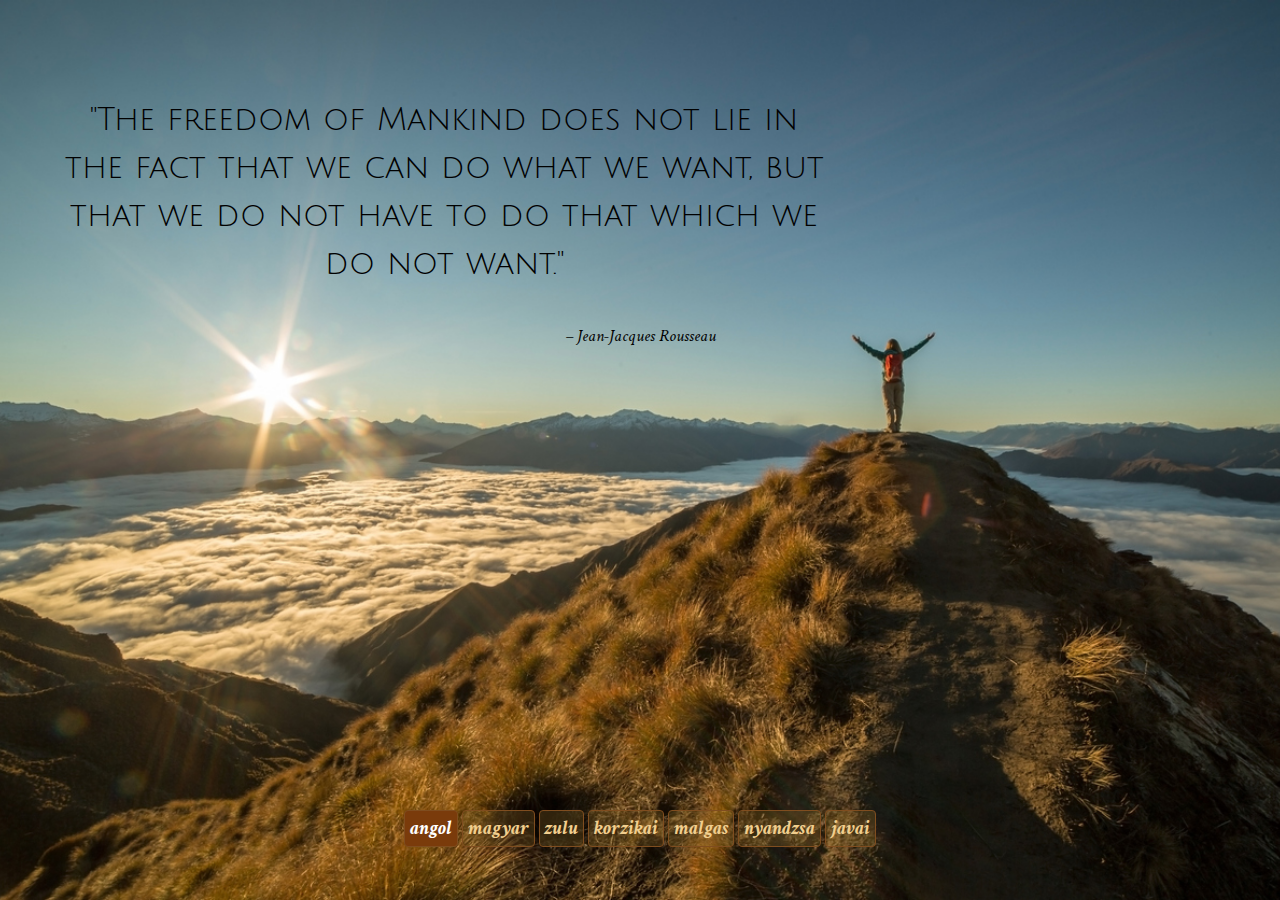
<file: index.html>
<!DOCTYPE html>
<html lang="hu">
  <head>
    <meta charset="utf-8">
    <meta name="viewport" content="width=device-width initial-scale=1">
    <link rel="stylesheet" type="text/css" href="main.css">
    <link href="https://fonts.googleapis.com/css?family=Crimson+Text%7CJulius+Sans+One" rel="stylesheet">
    <title>Freedom</title>
  </head>
  <body>
    <header class="cover">
      <div class="wrapper">
        <p class="quote">"The freedom of Mankind does not lie in the fact that we can do what we want, but that we do not have to do that which we do not want."</p>
        <p class="author"><small>– Jean-Jacques Rousseau</small></p>
        <div class="section">          
          <a class="active btn" href="index.html" target="_blank">angol</a>
          <a href="magyar.html" class="btn" target="_blank">magyar</a>
          <a href="zulu.html" class="btn" target="_blank">zulu</a>
          <a href="korzikai.html" class="btn" target="_blank">korzikai</a>
          <a href="malgas.html" class="btn" target="_blank">malgas</a>
          <a href="nyandzsa.html" class="btn" target="_blank">nyandzsa</a>
          <a href="javai.html" class="btn" target="_blank">javai</a>                    
        </div>
      </div>     
    </header>
  </body>
</html>
</file>
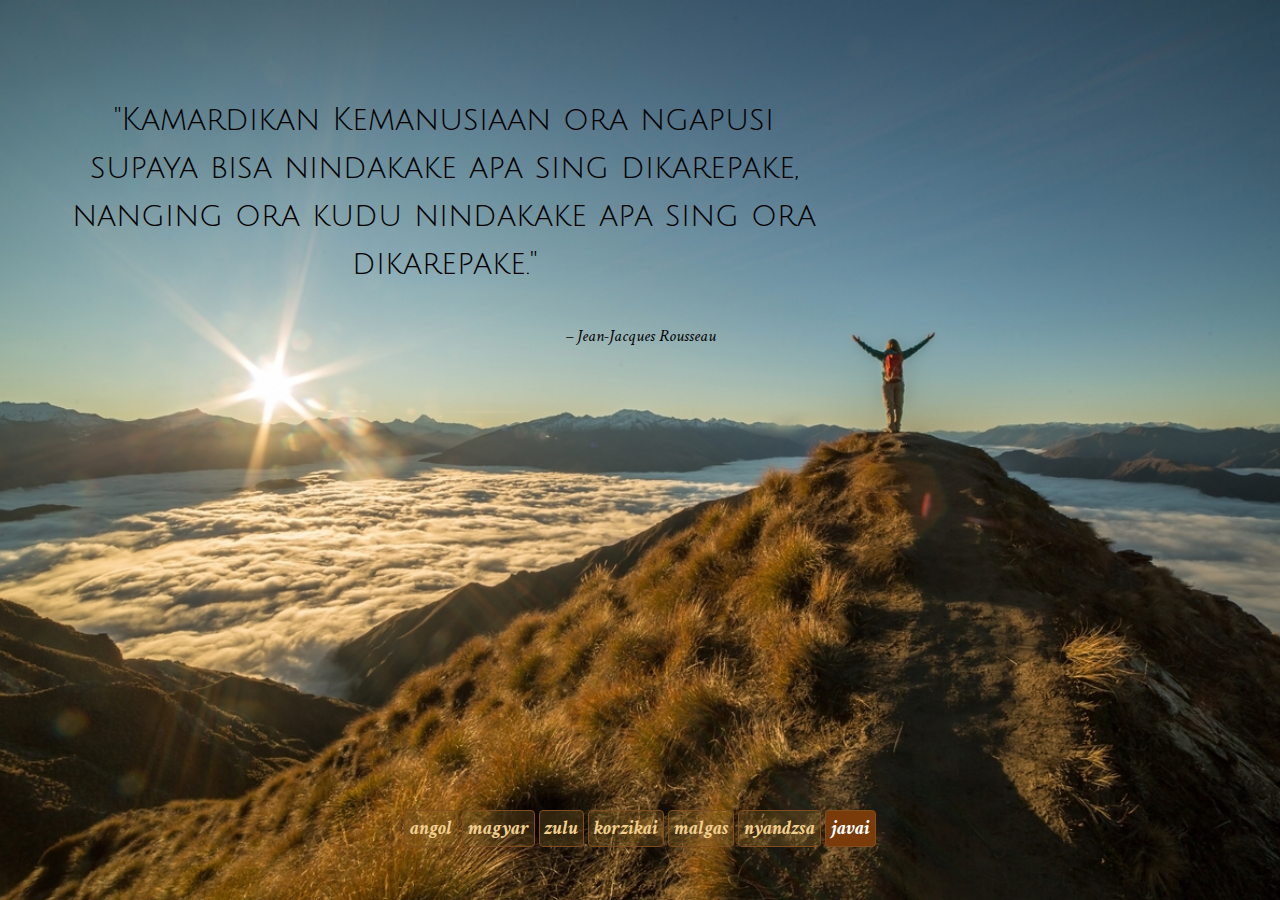
<file: javai.html>
<!DOCTYPE html>
<html lang="hu">
  <head>
    <meta charset="utf-8">
    <meta name="viewport" content="width=device-width initial-scale=1">
    <link rel="stylesheet" type="text/css" href="main.css">
    <link href="https://fonts.googleapis.com/css?family=Crimson+Text%7CJulius+Sans+One" rel="stylesheet">
    <title>Freedom</title>
  </head>
  <body>
    <header class="cover">
      <div class="wrapper">
        <p class="quote">"Kamardikan Kemanusiaan ora ngapusi supaya bisa nindakake apa sing dikarepake, nanging ora kudu nindakake apa sing ora dikarepake."</p>
        <p class="author"><small>– Jean-Jacques Rousseau</small></p>
        <div class="section">          
          <a href="index.html" class="btn" target="_blank">angol</a>
          <a href="magyar.html" class="btn" target="_blank">magyar</a>
          <a href="zulu.html" class="btn" target="_blank">zulu</a>
          <a href="korzikai.html" class="btn" target="_blank">korzikai</a>
          <a href="malgas.html" class="btn" target="_blank">malgas</a>
          <a href="nyandzsa.html" class="btn" target="_blank">nyandzsa</a>
          <a class="active btn" href="javai.html" target="_blank">javai</a>                    
        </div>
      </div>     
    </header>
  </body>
</html>
</file>
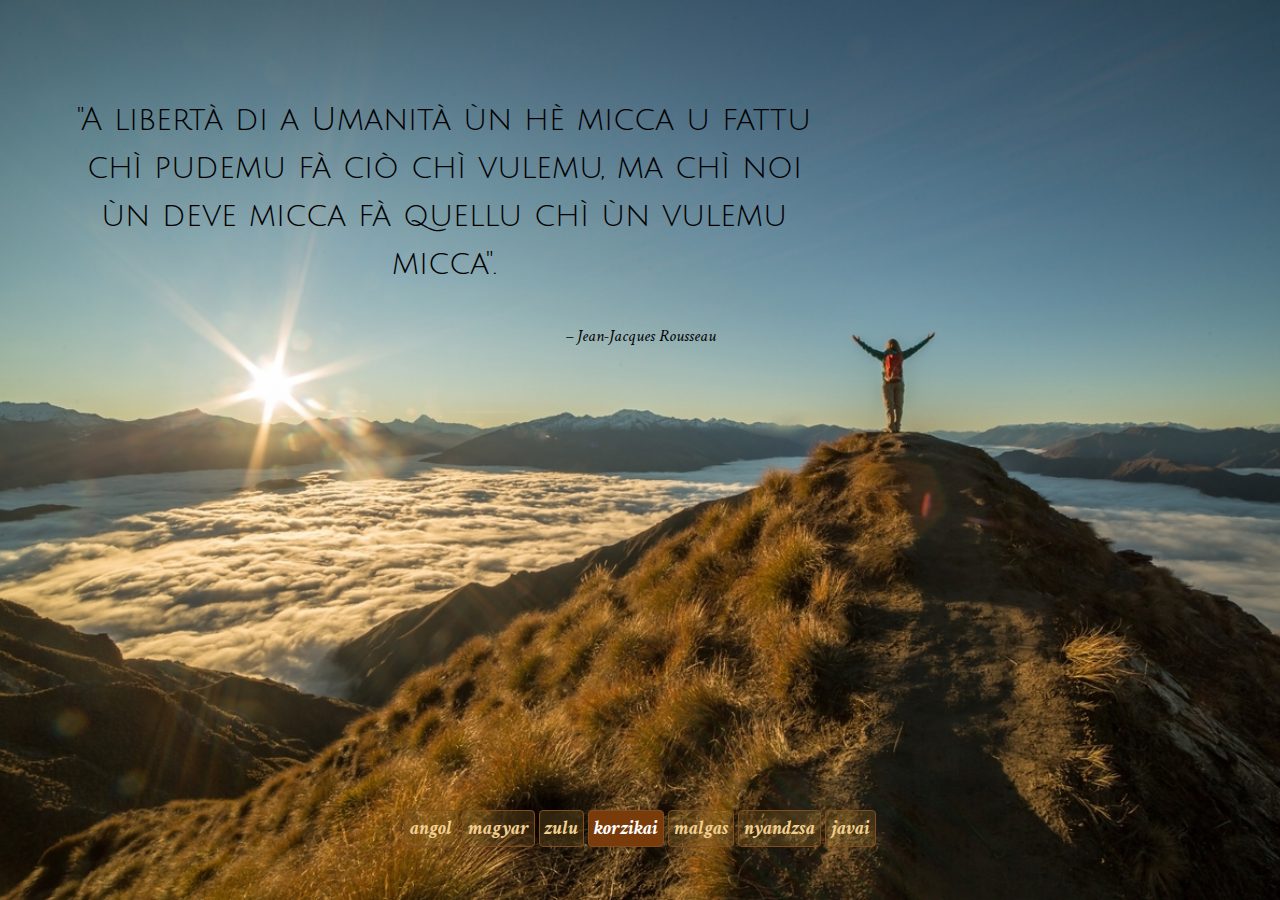
<file: korzikai.html>
<!DOCTYPE html>
<html lang="hu">
  <head>
    <meta charset="utf-8">
    <meta name="viewport" content="width=device-width initial-scale=1">
    <link rel="stylesheet" type="text/css" href="main.css">
    <link href="https://fonts.googleapis.com/css?family=Crimson+Text%7CJulius+Sans+One" rel="stylesheet">
    <title>Freedom</title>
  </head>
  <body>
    <header class="cover">
      <div class="wrapper">
        <p class="quote">"A libertà di a Umanità ùn hè micca u fattu chì pudemu fà ciò chì vulemu, ma chì noi ùn deve micca fà quellu chì ùn vulemu micca".</p>
        <p class="author"><small>– Jean-Jacques Rousseau</small></p>
        <div class="section">          
          <a href="index.html" class="btn" target="_blank">angol</a>
          <a href="magyar.html" class="btn" target="_blank">magyar</a>
          <a href="zulu.html" class="btn" target="_blank">zulu</a>
          <a class="active btn" href="korzikai.html" target="_blank">korzikai</a>
          <a href="malgas.html" class="btn" target="_blank">malgas</a>
          <a href="nyandzsa.html" class="btn" target="_blank">nyandzsa</a>
          <a href="javai.html" class="btn" target="_blank">javai</a>                    
        </div>
      </div>     
    </header>
  </body>
</html>
</file>
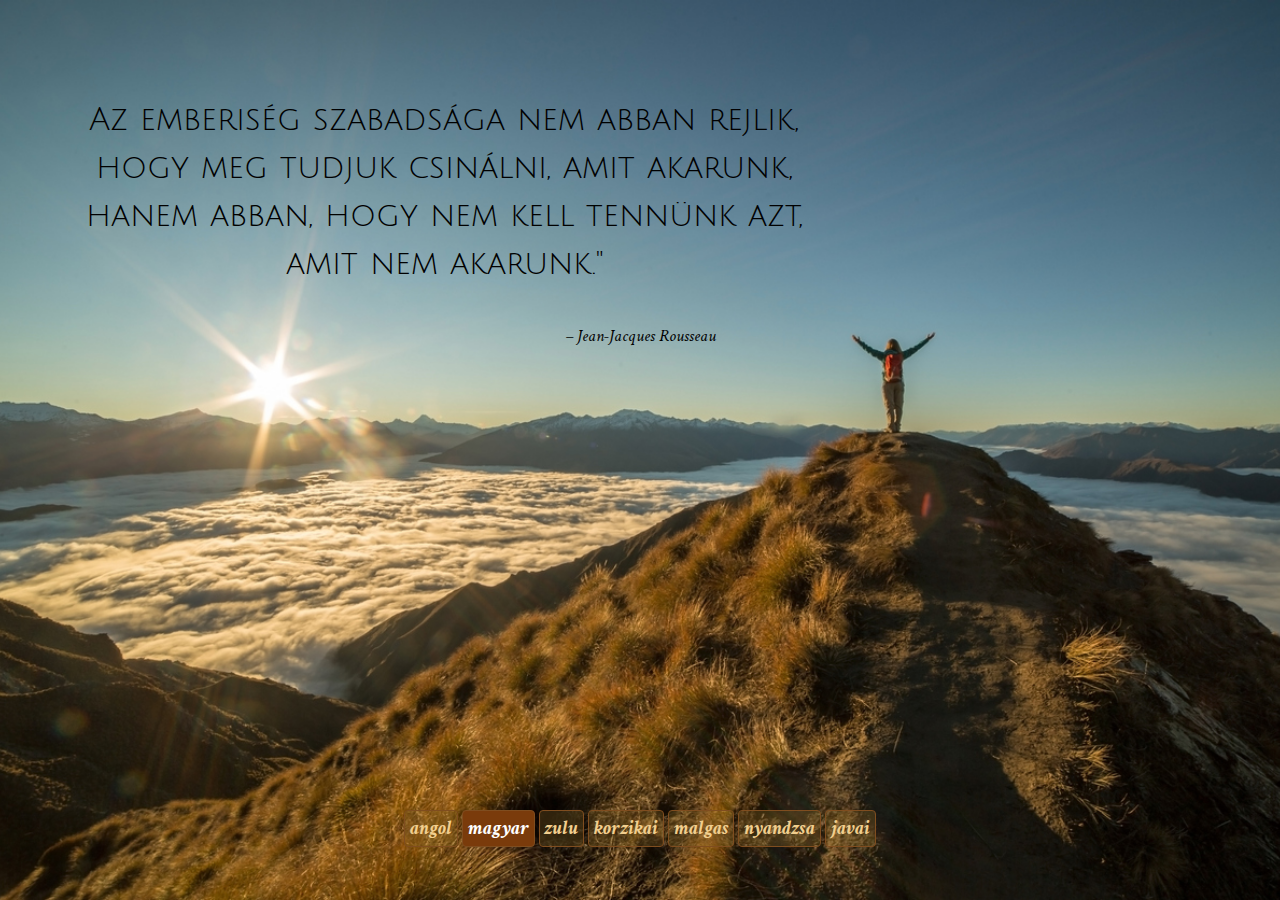
<file: magyar.html>
<!DOCTYPE html>
<html lang="hu">
  <head>
    <meta charset="utf-8">
    <meta name="viewport" content="width=device-width initial-scale=1">
    <link rel="stylesheet" type="text/css" href="main.css">
    <link href="https://fonts.googleapis.com/css?family=Crimson+Text%7CJulius+Sans+One" rel="stylesheet">
    <title>Freedom</title>
  </head>
  <body>
    <header class="cover">
      <div class="wrapper">
        <p class="quote">Az emberiség szabadsága nem abban rejlik, hogy meg tudjuk csinálni, amit akarunk, hanem abban, hogy nem kell tennünk azt, amit nem akarunk."</p>
        <p class="author"><small>– Jean-Jacques Rousseau</small></p>
        <div class="section">          
          <a href="index.html" class="btn" target="_blank">angol</a>
          <a class="active btn" href="magyar.html" target="_blank">magyar</a>
          <a href="zulu.html" class="btn" target="_blank">zulu</a>
          <a href="korzikai.html" class="btn" target="_blank">korzikai</a>
          <a href="malgas.html" class="btn" target="_blank">malgas</a>
          <a href="nyandzsa.html" class="btn" target="_blank">nyandzsa</a>
          <a href="javai.html" class="btn" target="_blank">javai</a>                    
        </div>
      </div>     
    </header>
  </body>
</html>
</file>
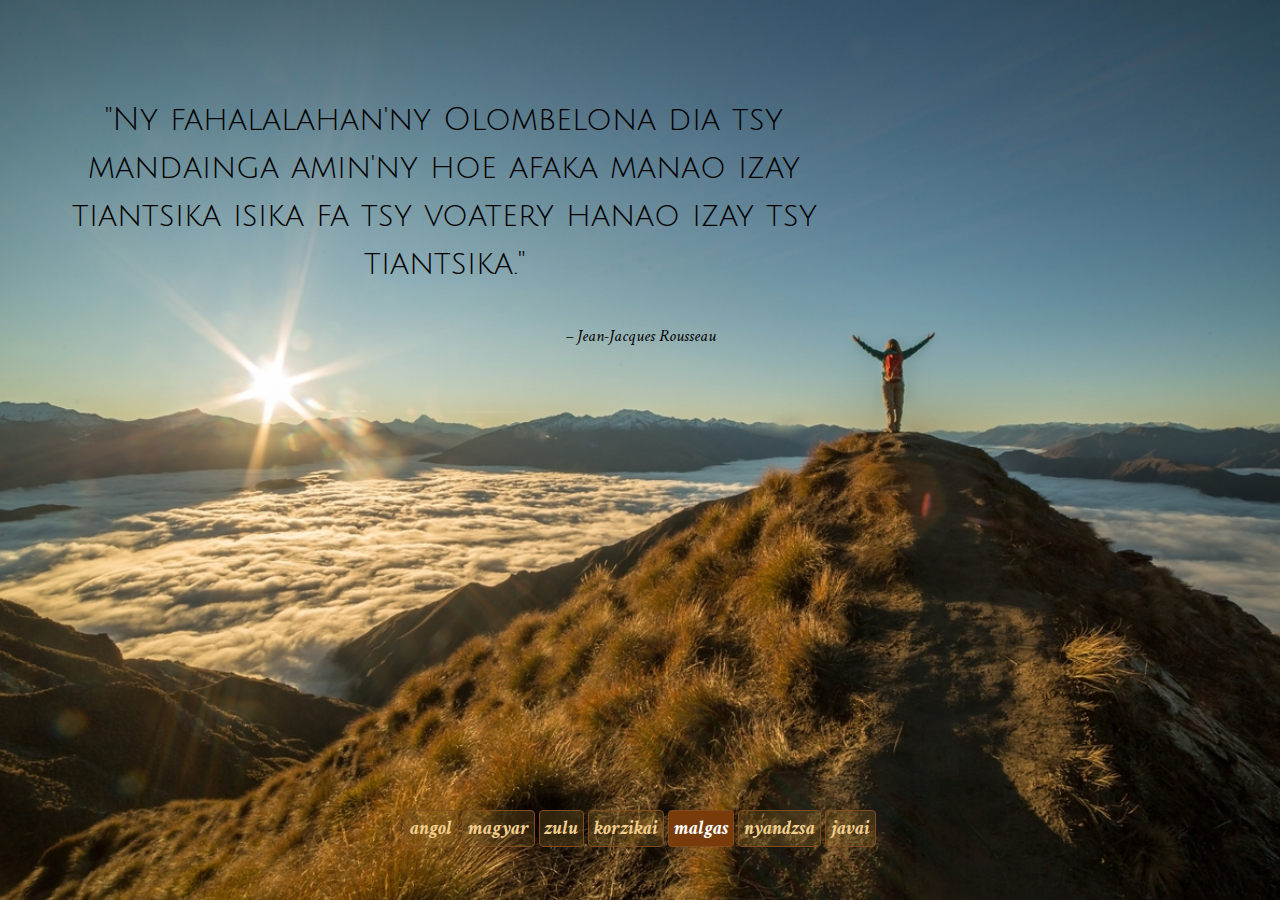
<file: malgas.html>
<!DOCTYPE html>
<html lang="hu">
  <head>
    <meta charset="utf-8">
    <meta name="viewport" content="width=device-width initial-scale=1">
    <link rel="stylesheet" type="text/css" href="main.css">
    <link href="https://fonts.googleapis.com/css?family=Crimson+Text%7CJulius+Sans+One" rel="stylesheet">
    <title>Freedom</title>
  </head>
  <body>
    <header class="cover">
      <div class="wrapper">
        <p class="quote">"Ny fahalalahan'ny Olombelona dia tsy mandainga amin'ny hoe afaka manao izay tiantsika isika fa tsy voatery hanao izay tsy tiantsika."</p>
        <p class="author"><small>– Jean-Jacques Rousseau</small></p>
        <div class="section">          
          <a href="index.html" class="btn" target="_blank">angol</a>
          <a href="magyar.html" class="btn" target="_blank">magyar</a>
          <a href="zulu.html" class="btn" target="_blank">zulu</a>
          <a href="korzikai.html" class="btn" target="_blank">korzikai</a>
          <a class="active btn" href="malgas.html" target="_blank">malgas</a>
          <a href="nyandzsa.html" class="btn" target="_blank">nyandzsa</a>
          <a href="javai.html" class="btn" target="_blank">javai</a>                    
        </div>
      </div>     
    </header>
  </body>
</html>
</file>
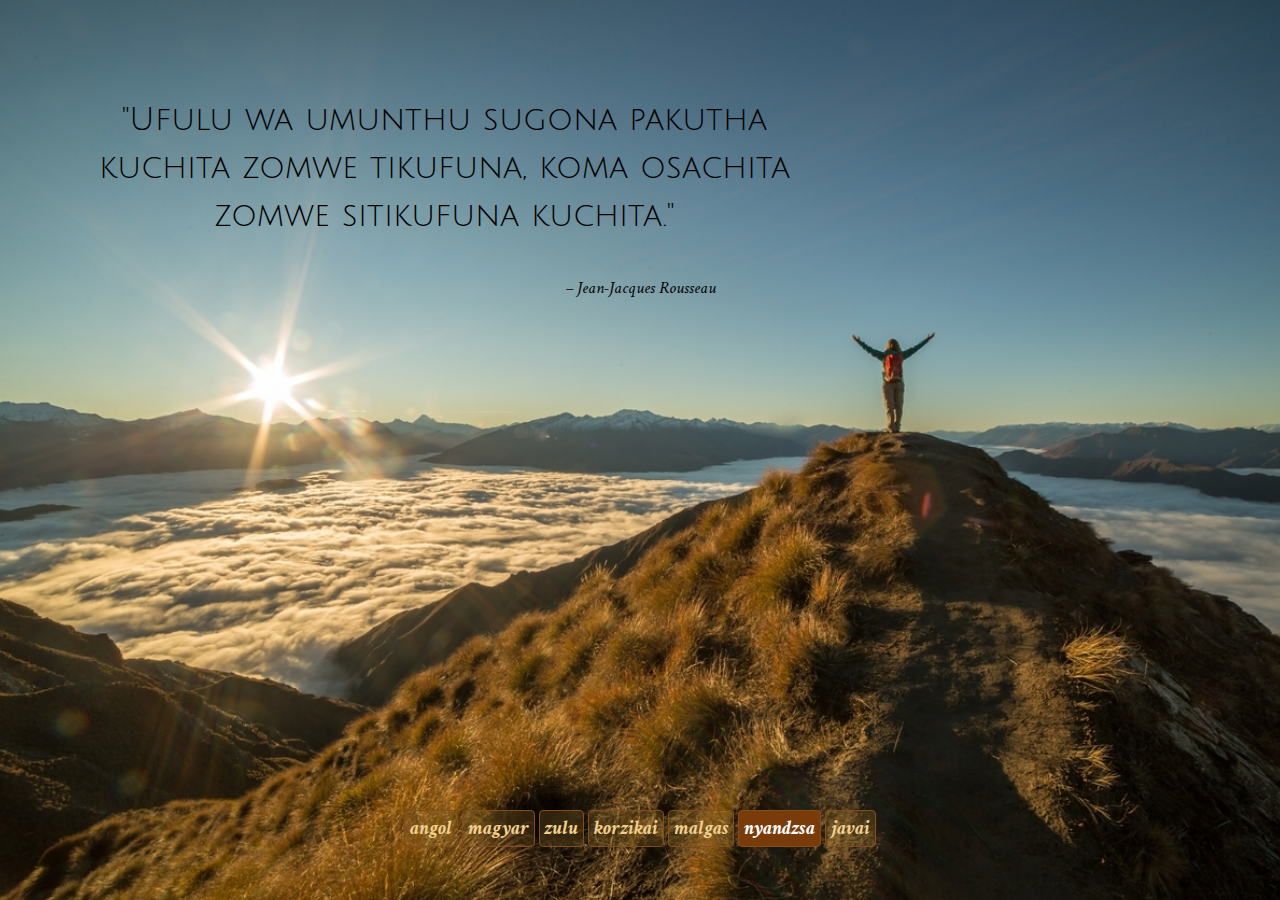
<file: nyandzsa.html>
<!DOCTYPE html>
<html lang="hu">
  <head>
    <meta charset="utf-8">
    <meta name="viewport" content="width=device-width initial-scale=1">
    <link rel="stylesheet" type="text/css" href="main.css">
    <link href="https://fonts.googleapis.com/css?family=Crimson+Text%7CJulius+Sans+One" rel="stylesheet">
    <title>Freedom</title>
  </head>
  <body>
    <header class="cover">
      <div class="wrapper">
        <p class="quote">"Ufulu wa umunthu sugona pakutha kuchita zomwe tikufuna, koma osachita zomwe sitikufuna kuchita."</p>
        <p class="author"><small>– Jean-Jacques Rousseau</small></p>
        <div class="section">          
          <a  href="index.html" class="btn" target="_blank">angol</a>
          <a href="magyar.html" class="btn" target="_blank">magyar</a>
          <a href="zulu.html" class="btn" target="_blank">zulu</a>
          <a href="korzikai.html" class="btn" target="_blank">korzikai</a>
          <a href="malgas.html" class="btn" target="_blank">malgas</a>
          <a class="active btn" href="nyandzsa.html" class="btn" target="_blank">nyandzsa</a>
          <a href="javai.html" class="btn" target="_blank">javai</a>                    
        </div>
      </div>     
    </header>
  </body>
</html>
</file>
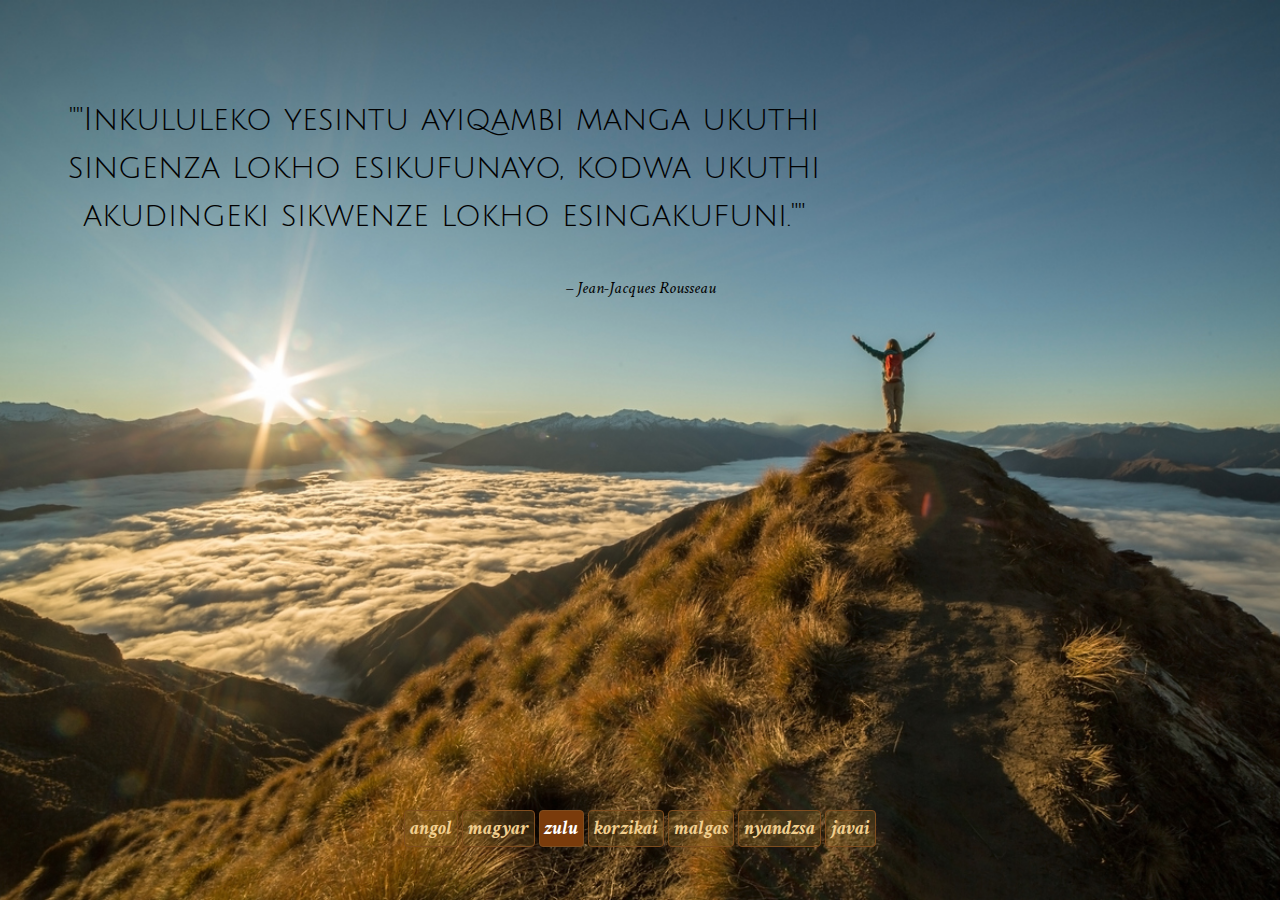
<file: zulu.html>
<!DOCTYPE html>
<html lang="hu">
  <head>
    <meta charset="utf-8">
    <meta name="viewport" content="width=device-width initial-scale=1">
    <link rel="stylesheet" type="text/css" href="main.css">
    <link href="https://fonts.googleapis.com/css?family=Crimson+Text%7CJulius+Sans+One" rel="stylesheet">
    <title>Freedom</title>
  </head>
  <body>
    <header class="cover">
      <div class="wrapper">
        <p class="quote">""Inkululeko yesintu ayiqambi manga ukuthi singenza lokho esikufunayo, kodwa ukuthi akudingeki sikwenze lokho esingakufuni.""</p>
        <p class="author"><small>– Jean-Jacques Rousseau</small></p>
        <div class="section">          
          <a href="index.html" class="btn" target="_blank">angol</a>
          <a href="magyar.html" class="btn" target="_blank">magyar</a>
          <a class="active btn" href="zulu.html" target="_blank">zulu</a>
          <a href="korzikai.html" class="btn" target="_blank">korzikai</a>
          <a href="malgas.html" class="btn" target="_blank">malgas</a>
          <a href="nyandzsa.html" class="btn" target="_blank">nyandzsa</a>
          <a href="javai.html" class="btn" target="_blank">javai</a>                    
        </div>
      </div>     
    </header>
  </body>
</html>
</file>
<file: main.css>
html,
body {
  margin: 0;
  padding: 0;
  font-size: 100%;
  line-height: 1.5;
}

body {
  width: 100%;
  height: 100vh;
  background: url('assets/freedom.jpg') no-repeat center;
  background-size: cover;
}

.cover{
  width: 100vw;
  height: 100vh;
}

.wrapper {
  position: relative;
  padding-top: 2rem;
  width: 90%;
  margin: 0 auto;
  text-align: center;
  min-height: 100vh;
}

.quote {
  font-family: 'Julius Sans One', sans-serif;
  font-size: 1.5rem;
}

.author {
  font-family: 'Crimson Text', serif;
  font-size: 1.25rem;
  font-style: italic;
}

/* ==== GENERAL STYLES ==== */

* {
  box-sizing: border-box;
}

.section {
  position: absolute;
  bottom: 0;
  left: 0;
  padding: 1rem;
  margin: 1rem auto;
  width: 90vw;
  height: 20vh;
}

/* ==== BUTTONS ==== */

.btn, .section a {
  display: inline-block;
  background-color: hsla(40, 56%, 35%, .3);
  text-decoration: none;
  text-align: center;
  font-family: 'Crimson Text', serif;
  font-size: 1.25rem;
  color: hsla(39, 78%, 75%, 1);
  font-weight: bold;
  font-style: italic;
  white-space: nowrap;
  vertical-align: middle;
  padding: 0.15rem 0.3rem;
  border: 1px solid transparent;
  border-radius: 4px;
  border-color: rgb(127, 77, 31);
  margin-bottom: 2.5rem;
}

.btn:hover {
  background-color: hsla(39, 78%, 75%, 1);
  border-color: rgb(153, 77, 0);
  color: hsla(40, 56%, 35%, 1);
  transition: background-color .6s ease-in-out;
}

.section a.active {
  background-color: rgba(122, 59, 11, 1);
  color: white;
}

.section a:hover:not(.active) {
  background-color: #ddd;
}

@media (min-width: 768px) {
  .wrapper{
    padding-top: 4rem;
  }
  .quote {
    font-size: 2rem;
  }
  .btn {
    font-size: 1.5rem;
  }
  .section {
  height: 10vh;
  }
}

@media (min-width: 1025px) {
  .quote {
    font-size: 2rem;
    max-width: 66%;
  }
}
</file>
